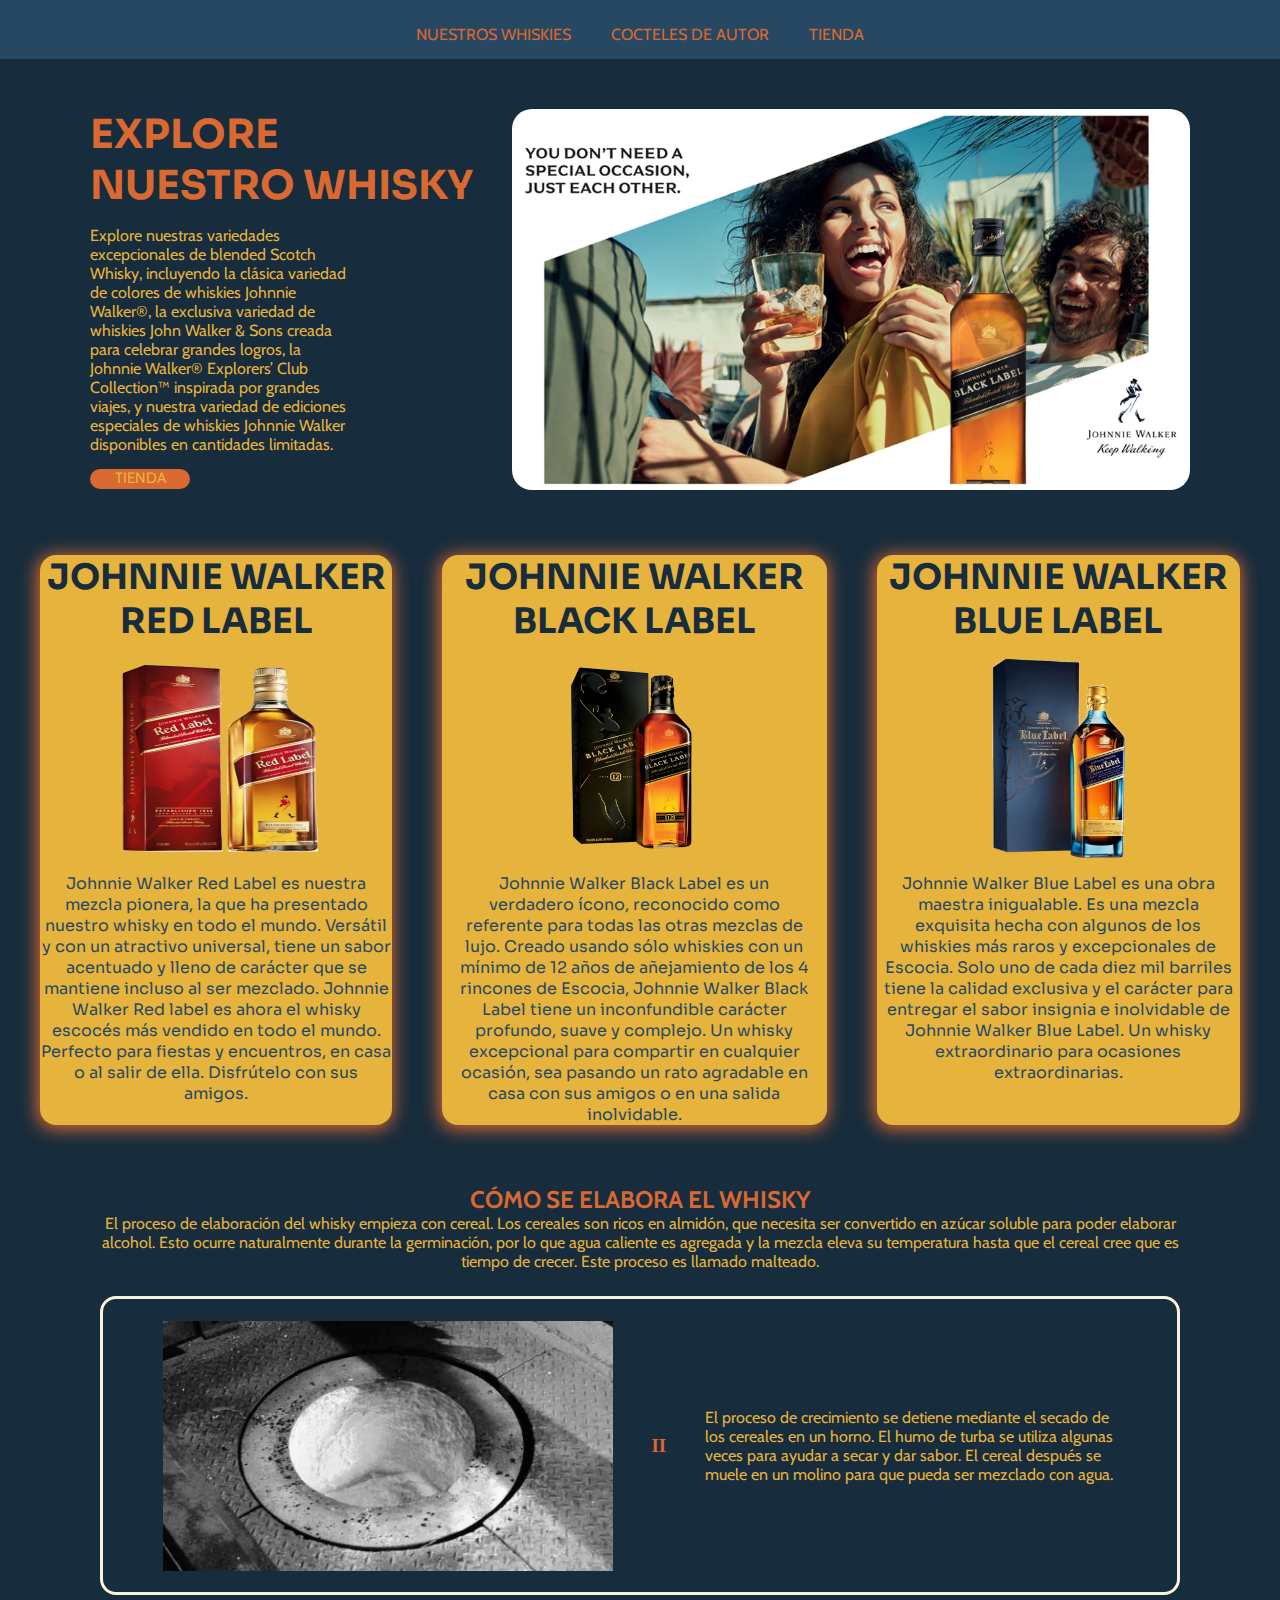
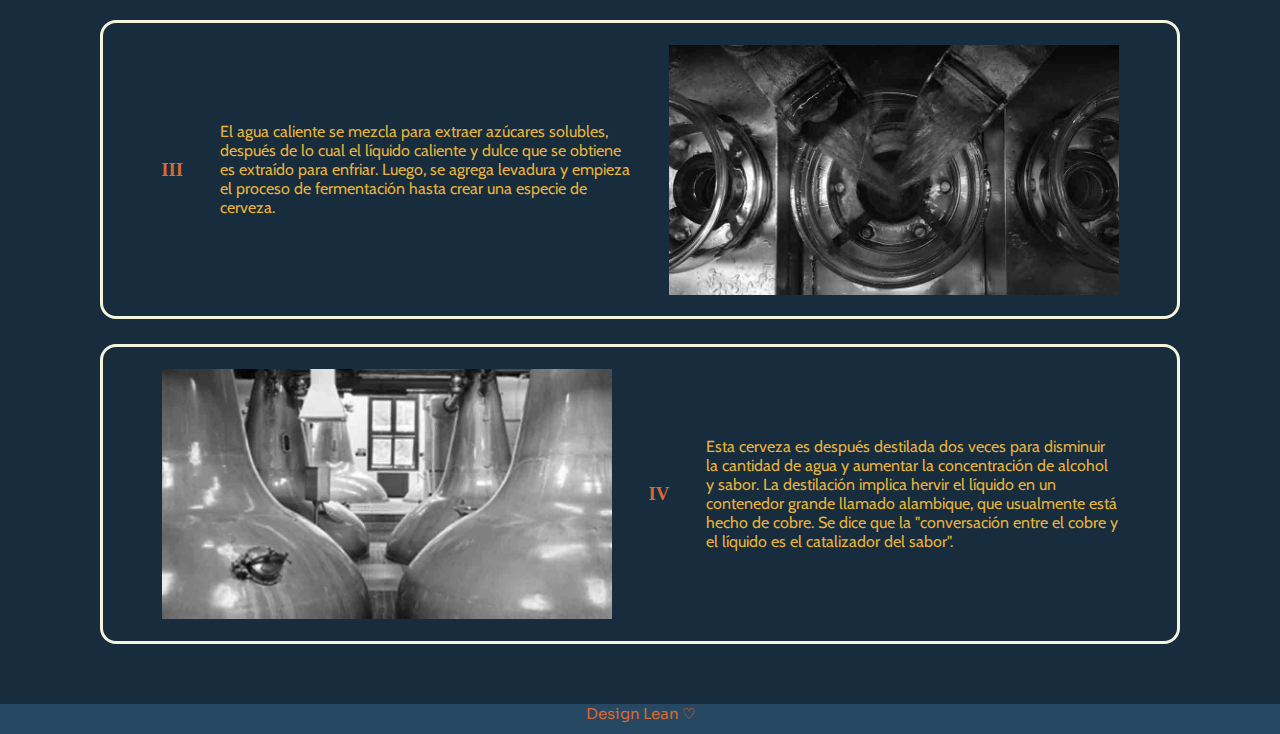
<file: index.html>
<!DOCTYPE html>
<html lang="en">
<head>
    <meta charset="UTF-8">
    <meta http-equiv="X-UA-Compatible" content="IE=edge">
    <meta name="viewport" content="width=device-width, initial-scale=1.0">
    <title>Document</title>
    <link rel="stylesheet" href="./assets/style.css">
</head>
<body>
    <header>
        <nav class="menu-principal">
    

    
            <ul class="etiquetas-menu">
                
                <li> <a href="./index.html">NUESTROS WHISKIES</a></li> 
                
                <li> <a href="#">COCTELES DE AUTOR</a></li>
                
                <li> <a href="#">TIENDA</a></li>
        
            </ul>
        </nav>
    </header>    
    <main>
<section>
<div class="contenido">
<div class="seccion1 textoscard"><h1>EXPLORE NUESTRO WHISKY</h1>
<p>Explore nuestras variedades excepcionales de blended Scotch Whisky, incluyendo la clásica variedad de colores de whiskies Johnnie Walker®, la exclusiva variedad de whiskies John Walker & Sons creada para celebrar grandes logros, la Johnnie Walker® Explorers’ Club Collection™ inspirada por grandes viajes, y nuestra variedad de ediciones especiales de whiskies Johnnie Walker disponibles en cantidades limitadas.</p>
<span class="boton"><a href="">TIENDA</a></span></div>
<div class="contenido-imagen"><img src="./assets/brand-campaign-carousel-image.webp" alt=""></div>
</div>
</section>
<section>
    <div class="card">
    <span class="card-contenido fondo-card">
        <h3>JOHNNIE WALKER RED LABEL</h3>
        <img src="./assets/jwred.png" alt="">
        <p>Johnnie Walker Red Label es nuestra mezcla pionera, la que ha presentado nuestro whisky en todo el mundo. Versátil y con un atractivo universal, tiene un sabor acentuado y lleno de carácter que se mantiene incluso al ser mezclado. Johnnie Walker Red label es ahora el whisky escocés más vendido en todo el mundo. Perfecto para fiestas y encuentros, en casa o al salir de ella. Disfrútelo con sus amigos.</p>
    </span>
    <span class="card-contenido fondo-card">
        <h3>JOHNNIE WALKER BLACK LABEL</h3>
        <img src="./assets/jwblack.png" alt="">
        <p>Johnnie Walker Black Label es un verdadero ícono, reconocido como referente para todas las otras mezclas de lujo. Creado usando sólo whiskies con un mínimo de 12 años de añejamiento de los 4 rincones de Escocia, Johnnie Walker Black Label tiene un inconfundible carácter profundo, suave y complejo. Un whisky excepcional para compartir en cualquier ocasión, sea pasando un rato agradable en casa con sus amigos o en una salida inolvidable.</p>
    </span>
    <span class="card-contenido fondo-card">
        <h3>JOHNNIE WALKER BLUE LABEL</h3>
        <img src="./assets/jwblue.png" alt="">
        <p>Johnnie Walker Blue Label es una obra maestra inigualable. Es una mezcla exquisita hecha con algunos de los whiskies más raros y excepcionales de Escocia. Solo uno de cada diez mil barriles tiene la calidad exclusiva y el carácter para entregar el sabor insignia e inolvidable de Johnnie Walker Blue Label. Un whisky extraordinario para ocasiones extraordinarias.</p>
    </span>
    </div>
    </section>
<section>
<div class="caja-elaboracion">
<div class="caja-informacion-principal">
 <h2>CÓMO SE ELABORA EL WHISKY</h2>
 <p>El proceso de elaboración del whisky empieza con cereal. Los cereales son ricos en almidón, que necesita ser convertido en azúcar soluble para poder elaborar alcohol. Esto ocurre naturalmente durante la germinación, por lo que agua caliente es agregada y la mezcla eleva su temperatura hasta que el cereal cree que es tiempo de crecer. Este proceso es llamado malteado.</p>
</div>
<div class="caja-informacion border">
<img src="./assets/03-how-whisky-is-made.webp" alt="">   
<h3>II</h3>
<p>El proceso de crecimiento se detiene mediante el secado de los cereales en un horno. El humo de turba se utiliza algunas veces para ayudar a secar y dar sabor. El cereal después se muele en un molino para que pueda ser mezclado con agua.</p>
</div>
<div class="caja-informacion border"> 
<h3>III</h3>
<p>El agua caliente se mezcla para extraer azúcares solubles, después de lo cual el líquido caliente y dulce que se obtiene es extraído para enfriar. Luego, se agrega levadura y empieza el proceso de fermentación hasta crear una especie de cerveza.</p>
<img src="./assets/04-how-whisky-is-made.webp" alt="">
</div>
<div class="caja-informacion border"> 
<img src="./assets/05-how-whisky-is-made.webp" alt="">    
<h3>IV</h3>
<p>Esta cerveza es después destilada dos veces para disminuir la cantidad de agua y aumentar la concentración de alcohol y sabor. La destilación implica hervir el líquido en un contenedor grande llamado alambique, que usualmente está hecho de cobre. Se dice que la "conversación entre el cobre y el líquido es el catalizador del sabor".</p>
</div>
</div>

</section>
</main>

<footer class="piepagina">
    <ul>
        <li><a href="">Design Lean ♡</a></li>
    </ul>
</footer>
</body>
</html>
</file>
<file: assets/style.css>
@import url('https://fonts.googleapis.com/css2?family=Cabin&display=swap');
@import url('https://fonts.googleapis.com/css2?family=Sora:wght@500&display=swap');


:root {
--titulos: #d96831;
--parrafos:#e6b33d;
--fondo: #172c3c;
--fondomenu:#274862;
}




*{
margin: 0;
padding: 0;
box-sizing: border-box;
text-decoration: none;  
list-style-type: none;
}



body {
background: var(--fondo)
}

header {
position: sticky;
top: 0px;
}

main {
max-width: 1200px;
margin: 0 auto;
}


/*CONTENIDO MENU PRINCIPAL*/


.etiquetas-menu{ 
display: flex;
justify-content: center;
flex-wrap: wrap;
padding: 25px 0px 15px 0px;
list-style: none;
background: var(--fondomenu);
gap: 40px; 
height: 50%;
}

.etiquetas-menu li a:hover { 

color: var(--parrafos); 

}
.etiquetas-menu li a { 
text-align: center;
color: var(--titulos);
font-family: 'Cabin', sans-serif;
}


/*INFORMACION MAIN*/


.contenido {
display: flex;
flex-direction: row;
align-items: center;
padding: 50px;
gap: 25px;
}

.contenido-imagen img {
display: flex;
justify-self: center;
border-radius: 20px;
max-width: 100%;
}

.seccion1  {
gap: 15px;
display: flex;
flex-direction: column;
justify-content: center;
width: 50%;
}

.seccion1 h1 {
color: var(--titulos);
font-size: 40px;
font-family: 'Sora', sans-serif;
width: 100%;
}

.seccion1 p {
color: var(--parrafos);
font-family: 'Cabin', sans-serif;
width: 65%;
}


.boton{
background-color: var(--titulos);
height: 20px;
width: 100px;
font-size: 15px;
border-radius: 1em;
font-family: 'Cabin', sans-serif;
text-align: center;
}
.boton a{
color: var(--parrafos)

}
.card {
display: flex;
flex-direction: row;
justify-content: center;
align-content: center;
gap: 50px;
margin: 15px 0px 35px 0px;

}

.card-contenido {
display: flex;
flex-direction: column;
align-content: center;
align-items: center;
gap: 15px;
border-radius: 1rem;
-webkit-box-shadow: -1px 2px 17px 2px var(--titulos);
-moz-box-shadow: -1px 2px 17px 2px var(--titulos);
box-shadow: -1px 2px 17px 2px var(--titulos);
}

.card-contenido img {
height: 200px;
width: 250px;
}

.card-contenido h3 { 
color: var(--fondo);
font-size: 35px;
font-family: 'Sora', sans-serif;
text-align: center;
}

.card-contenido p {
color: var(--fondomenu);
font-family: 'Sora', sans-serif;
text-align: center;
max-width: 350px;
 }


.caja-elaboracion {
display: flex;
flex-direction: column;
gap: 25px;
margin: 5%;
}


.caja-informacion-principal{
display: flex;
flex-direction: column;
}

.caja-informacion-principal p{
text-align: center;
color: #e6b33d;
font-family: 'Cabin', sans-serif;
}
.caja-informacion-principal h2{
text-align: center;
color: var(--titulos);
font-family: 'Cabin', sans-serif;
}



.caja-informacion{
display: flex;
flex-direction: row;
justify-content: space-evenly;
align-items: center;
padding: 2%;
}

.caja-informacion p{
color: var(--parrafos);
font-family: 'Cabin', sans-serif;
max-width: 40%;
}

.caja-informacion h3{
color: var(--titulos);
}
.caja-informacion img{
height: 250px;
width: 450px;   
}






 .piepagina {
display: flex;
flex-direction: row;
align-content: center;
justify-content: center;
background: var(--fondomenu);
font-size: 15px;
height: 30px;

 }

 .piepagina a {
 color: var(--titulos);   
 font-family: 'Sora', sans-serif;
}


@media (min-width: 768px) and (max-width: 1199px)
{ 
main  { 
max-width: 700px;
display: flex;
flex-direction: column;
}

.contenido {
flex-wrap: wrap;
}

.seccion1 {
width: 100%;
}


.card {
flex-wrap: wrap;
}

.card-contenido {
max-width: 50%;
}

.card-contenido img {
width: 65%;
}

 /*partehistoriawisky*/ 

 .caja-informacion img {
height: 50%;
width: 50%;
 }

.caja-informacion {
gap: 25px;
}
}


@media (max-width: 480px) 
{
main  { 
max-width: 400px;
display: flex;
flex-direction: column;
}

.etiquetas-menu {
 height: 100% ;
 gap: 15px;
 padding: 10px 0px 15px 0px;
}


.contenido {
flex-wrap: wrap;
}
.seccion1 {
width: 100%;
}
.card {
flex-wrap: wrap;
}

.card-contenido p{
font-size: 12px;
}

.card-contenido img {
max-width: 70%;
max-height: 30%;
}
.card-contenido h3 {
font-size: 30px;

}
/*partehistoriawisky*/ 

.caja-informacion img {
height: 50%;
width: 50%;
}
     
.caja-informacion {
gap: 10px;
}
.caja-informacion p{
font-size: 70%;
}
.caja-informacion h3{ 
font-size: 50%
}
}



@media (max-width: 767px) {
main  { 
max-width: 500px;
display: flex;
flex-direction: column;
}
        
.contenido {
flex-wrap: wrap;
}
.seccion1 {
width: 100%;
}
.card {
flex-wrap: wrap;
max-height: 35%;
}
.card-contenido {  
max-width: 70%;
}       

/*partehistoriawisky*/ 

.caja-informacion img {
height: 50%;
width: 50%;
}
         
.caja-informacion {
gap: 10px;
}
.caja-informacion p{
font-size: 70%;
}
.caja-informacion h3{ 
font-size: 50%
}

}






 /*atajos */ 

 .fondo-card{
background-color: var(--parrafos)
 }

.border{
border-style: solid;
border-color: beige;
border-radius: 1em;
border
}
</file>
